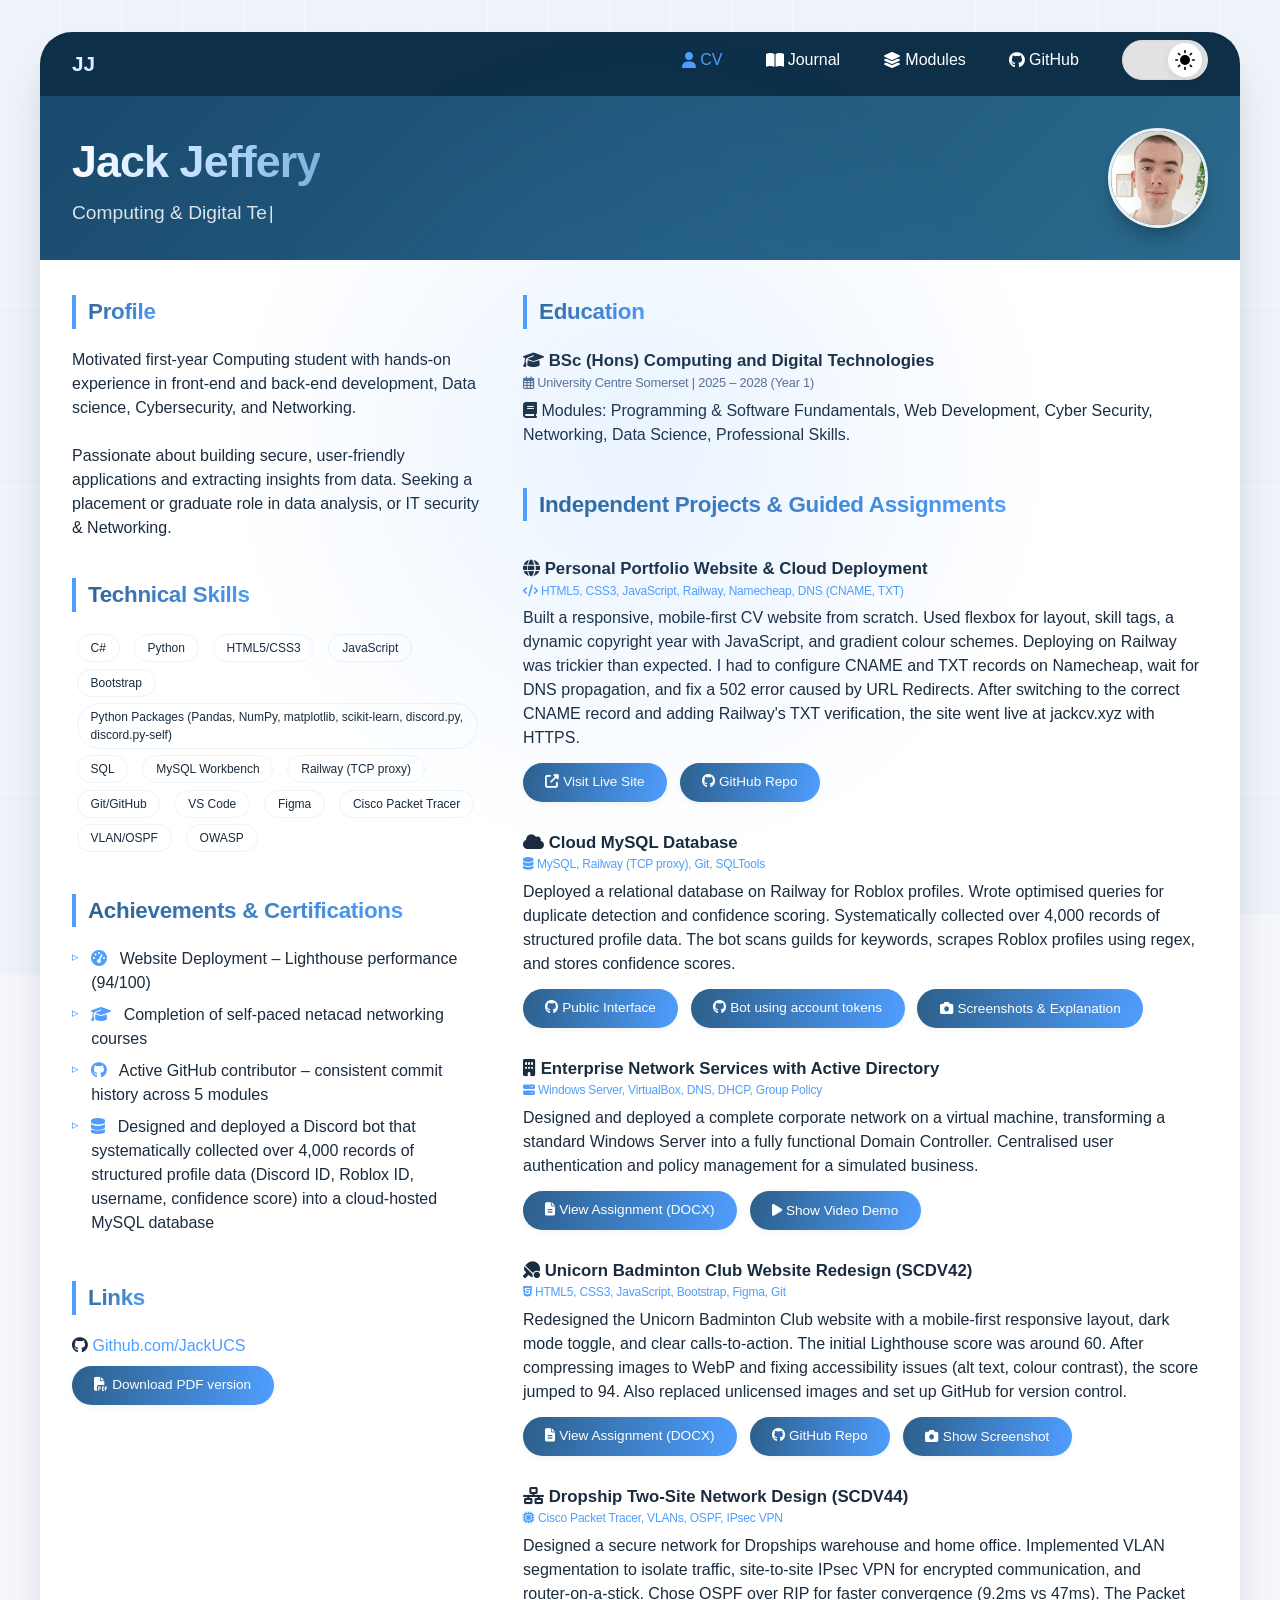
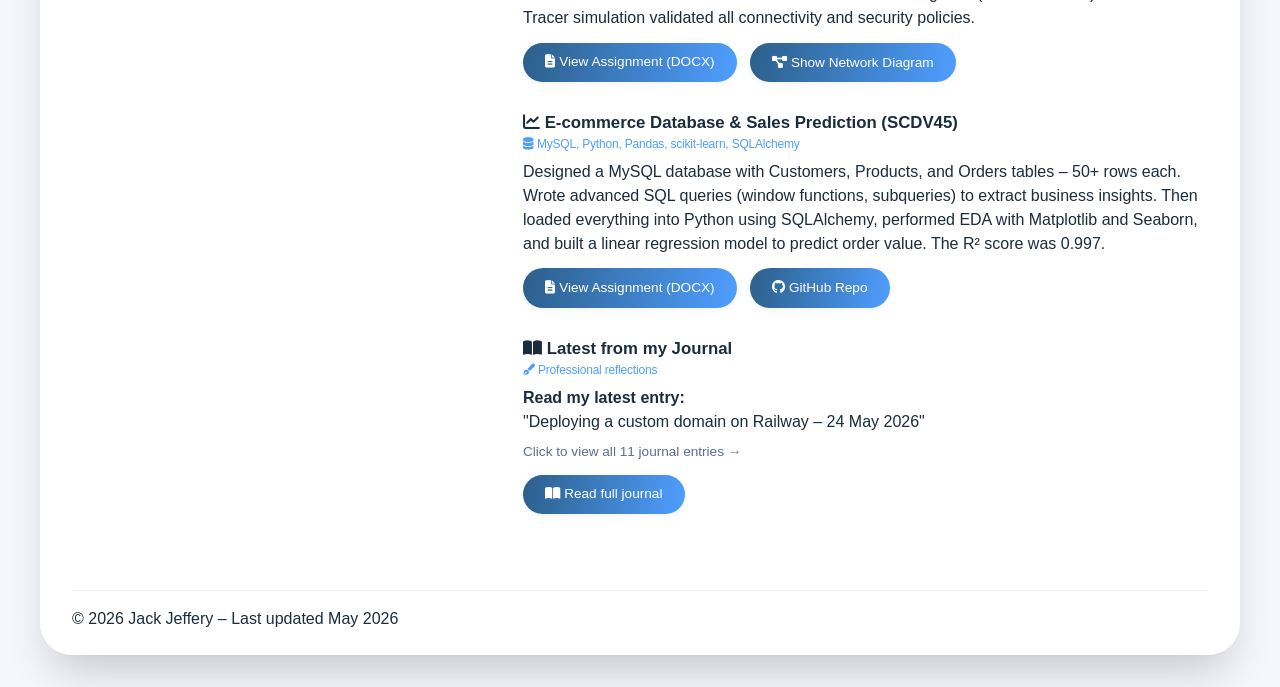
<file: index.html>
<!DOCTYPE html>
<html lang="en" data-theme="light">
<head>
  <meta charset="UTF-8">
  <meta name="viewport" content="width=device-width, initial-scale=1.0">
  <title>Jack – Digital CV</title>
  <link rel="stylesheet" href="style.css">
  <script src="script.js" defer></script>
  <link rel="icon" type="image/png" sizes="32x32" href="images/favicon-32x32.png">
  <link rel="icon" type="image/png" sizes="16x16" href="images/favicon-16x16.png">
  <link rel="apple-touch-icon" sizes="180x180" href="images/apple-touch-icon.png">
  <link rel="stylesheet" href="https://cdnjs.cloudflare.com/ajax/libs/font-awesome/6.5.1/css/all.min.css">
</head>
<body>

<!-- Cursor spotlight effect -->
<div class="cursor-spotlight" id="cursor-spotlight"></div>

<!-- Interactive Grid Background -->
<div class="grid-background" id="grid-bg"></div>

<div class="container">

  <!-- Navigation Bar -->
  <nav class="navbar">
    <div class="nav-container">
      <a href="/" class="nav-logo">JJ</a>
      <ul class="nav-menu">
        <li><a href="/" class="nav-link active"><i class="fas fa-user"></i> CV</a></li>
        <li><a href="/journal" class="nav-link"><i class="fas fa-book-open"></i> Journal</a></li>
        <li><a href="/modules" class="nav-link"><i class="fas fa-layer-group"></i> Modules</a></li>
        <li><a href="#" id="github-choice-trigger" class="nav-link"><i class="fab fa-github"></i> GitHub</a></li>
        <li>
          <button class="theme-toggle" id="theme-btn" aria-label="Toggle theme">
            <div class="toggle-thumb">
              <svg class="theme-icon" viewBox="0 0 24 24" fill="none" stroke="currentColor" stroke-width="2" stroke-linecap="round" stroke-linejoin="round">
                <g class="sun-beams">
                  <line x1="12" y1="1" x2="12" y2="3"></line>
                  <line x1="12" y1="21" x2="12" y2="23"></line>
                  <line x1="4.22" y1="4.22" x2="5.64" y2="5.64"></line>
                  <line x1="18.36" y1="18.36" x2="19.78" y2="19.78"></line>
                  <line x1="1" y1="12" x2="3" y2="12"></line>
                  <line x1="21" y1="12" x2="23" y2="12"></line>
                  <line x1="4.22" y1="19.78" x2="5.64" y2="18.36"></line>
                  <line x1="18.36" y1="5.64" x2="19.78" y2="4.22"></line>
                </g>
                <mask id="moon-mask">
                  <rect x="0" y="0" width="100%" height="100%" fill="white" />
                  <circle class="mask-cutout" cx="24" cy="4" r="7" fill="black" />
                </mask>
                <circle class="theme-icon-center" cx="12" cy="12" r="7" fill="currentColor" mask="url(#moon-mask)"></circle>
              </svg>
            </div>
          </button>
        </li>
      </ul>
      <div class="nav-toggle"><i class="fas fa-bars"></i></div>
    </div>
  </nav>

  <div class="cv-header">
    <div class="header-flex">
      <div class="header-text">
        <h1>Jack Jeffery</h1>
        <p id="typed-subtitle">Computing & Digital Technologies Student</p>
      </div>
      <img src="images/head.jpg" alt="Jack Jeffery" class="headshot">
    </div>
  </div>

  <div class="cv-main">
    <div class="two-col">
      <!-- LEFT COLUMN -->
      <div class="left-col">
        <div class="section">
          <div class="section-title">Profile</div>
          <p>Motivated first-year Computing student with hands‑on experience in front-end and back-end development, Data science, Cybersecurity, and Networking. <br> <br> Passionate about building secure, user‑friendly applications and extracting insights from data. Seeking a placement or graduate role in data analysis, or IT security & Networking.</p>
        </div>
        <div class="section">
          <div class="section-title">Technical Skills</div>
          <div>
            <a href="https://docs.microsoft.com/en-us/dotnet/csharp/" target="_blank" class="skill-link">C#</a>
            <a href="https://www.python.org/" target="_blank" class="skill-link">Python</a>
            <a href="https://developer.mozilla.org/en-US/docs/Web/HTML" target="_blank" class="skill-link">HTML5/CSS3</a>
            <a href="https://developer.mozilla.org/en-US/docs/Web/JavaScript" target="_blank" class="skill-link">JavaScript</a>
            <a href="https://getbootstrap.com/" target="_blank" class="skill-link">Bootstrap</a>
            <span class="skill-tag">Python Packages (Pandas, NumPy, matplotlib, scikit‑learn, discord.py, discord.py-self)</span>
            <a href="https://www.w3schools.com/sql/" target="_blank" class="skill-link">SQL</a>
            <a href="https://www.mysql.com/products/workbench/" target="_blank" class="skill-link">MySQL Workbench</a>
            <a href="https://docs.railway.app/" target="_blank" class="skill-link">Railway (TCP proxy)</a>
            <a href="https://git-scm.com/" target="_blank" class="skill-link">Git/GitHub</a>
            <a href="https://code.visualstudio.com/" target="_blank" class="skill-link">VS Code</a>
            <a href="https://www.figma.com/" target="_blank" class="skill-link">Figma</a>
            <a href="https://www.netacad.com/courses/packet-tracer" target="_blank" class="skill-link">Cisco Packet Tracer</a>
            <a href="https://www.cisco.com/c/en/us/solutions/enterprise-networks/what-is-vlan.html" target="_blank" class="skill-link">VLAN/OSPF</a>
            <a href="https://owasp.org/" target="_blank" class="skill-link">OWASP</a>
          </div>
        </div>
        <div class="section">
          <div class="section-title">Achievements & Certifications</div>
          <ul>
            <li><i class="fas fa-tachometer-alt" style="margin-right: 8px; color: #4f9eff;"></i> Website Deployment – Lighthouse performance (94/100)</li>
            <li><i class="fas fa-graduation-cap" style="margin-right: 8px; color: #4f9eff;"></i> Completion of self-paced netacad networking courses</li>
            <li><i class="fab fa-github" style="margin-right: 8px; color: #4f9eff;"></i> Active GitHub contributor – consistent commit history across 5 modules</li>
            <li><i class="fas fa-database" style="margin-right: 8px; color: #4f9eff;"></i> Designed and deployed a Discord bot that systematically collected over 4,000 records of structured profile data (Discord ID, Roblox ID, username, confidence score) into a cloud‑hosted MySQL database</li>
          </ul>
        </div>
        <div class="section">
          <div class="section-title">Links</div>
          <p><i class="fab fa-github"></i> <a href="#" id="github-choice-trigger" class="custom-link">Github.com/JackUCS</a></p>
          <div class="pdf-button-wrapper">
            <a href="Digital CV/JackJefferyCV.pdf" class="btn-download" download><i class="fas fa-file-pdf"></i> Download PDF version</a>
          </div>
        </div>
      </div> <!-- end left-col -->

      <!-- RIGHT COLUMN -->
      <div class="right-col">
        <div class="section">
          <div class="section-title">Education</div>
          <div class="education-item">
            <div class="job-title"><i class="fas fa-graduation-cap"></i> BSc (Hons) Computing and Digital Technologies</div>
            <div class="date"><i class="far fa-calendar-alt"></i> University Centre Somerset | 2025 – 2028 (Year 1)</div>
            <div><i class="fas fa-book"></i> Modules: Programming & Software Fundamentals, Web Development, Cyber Security, Networking, Data Science, Professional Skills.</div>
          </div>
        </div>

        <div class="section">
          <div class="section-title">Independent Projects & Guided Assignments</div>

          <!-- 1. Personal Portfolio Website & Cloud Deployment -->
          <div class="project-item">
            <div class="project-title"><i class="fas fa-globe"></i> Personal Portfolio Website & Cloud Deployment</div>
            <div class="tech-stack"><i class="fas fa-code"></i> HTML5, CSS3, JavaScript, Railway, Namecheap, DNS (CNAME, TXT)</div>
            <div>Built a responsive, mobile‑first CV website from scratch. Used flexbox for layout, skill tags, a dynamic copyright year with JavaScript, and gradient colour schemes. Deploying on Railway was trickier than expected. I had to configure CNAME and TXT records on Namecheap, wait for DNS propagation, and fix a 502 error caused by URL Redirects. After switching to the correct CNAME record and adding Railway's TXT verification, the site went live at jackcv.xyz with HTTPS.</div>
            <div class="button-group">
              <a href="https://jackcv.xyz" class="btn-view" target="_blank"><i class="fas fa-external-link-alt"></i> Visit Live Site</a>
              <a href="https://github.com/JackUCS/Digital-CV" class="btn-view" target="_blank"><i class="fab fa-github"></i> GitHub Repo</a>
            </div>
          </div>

          <!-- 2. Cloud MySQL Database -->
          <div class="project-item">
            <div class="project-title"><i class="fas fa-cloud"></i> Cloud MySQL Database</div>
            <div class="tech-stack"><i class="fas fa-database"></i> MySQL, Railway (TCP proxy), Git, SQLTools</div>
            <div>Deployed a relational database on Railway for Roblox profiles. Wrote optimised queries for duplicate detection and confidence scoring. Systematically collected over 4,000 records of structured profile data. The bot scans guilds for keywords, scrapes Roblox profiles using regex, and stores confidence scores.</div>
            <div class="button-group">
              <a href="https://github.com/JackUCS/PublicInterface" class="btn-view" target="_blank"><i class="fab fa-github"></i> Public Interface</a>
              <a href="https://github.com/JackUCS/Roblox-Monitoring-Final" class="btn-view" target="_blank"><i class="fab fa-github"></i> Bot using account tokens</a>
              <button class="btn-view toggle-screenshot-btn" data-target="screenshot-cloudsql"><i class="fas fa-camera"></i> Screenshots & Explanation</button>
            </div>
            <div id="screenshot-cloudsql" class="screenshot-container" style="display: none; margin-top: 1rem;">
              <img src="images/SQLScreenshot.png" alt="Database schema" style="max-width: 100%; border-radius: 12px; box-shadow: 0 4px 12px rgba(0,0,0,0.1); margin-bottom: 1rem;">
              <p style="font-size: 0.75rem; color: #5b6e8c; margin-bottom: 0.5rem;">Screenshot of database records</p>
              <img src="images/Result.png" alt="Query results example" style="max-width: 100%; border-radius: 12px; box-shadow: 0 4px 12px rgba(0,0,0,0.1);">
            </div>
          </div>

          <!-- 3. Active Directory -->
          <div class="project-item">
            <div class="project-title"><i class="fas fa-building"></i> Enterprise Network Services with Active Directory</div>
            <div class="tech-stack"><i class="fas fa-server"></i> Windows Server, VirtualBox, DNS, DHCP, Group Policy</div>
            <div>Designed and deployed a complete corporate network on a virtual machine, transforming a standard Windows Server into a fully functional Domain Controller. Centralised user authentication and policy management for a simulated business.</div>
            <div class="button-group">
              <a href="assignments/SCDV44_CW2_JEF25003751_Jack_Jeffery_Networking 1.docx" class="btn-view" target="_blank"><i class="fas fa-file-alt"></i> View Assignment (DOCX)</a>
              <button class="btn-view toggle-screenshot-btn" data-target="screenshot-activedirectory"><i class="fas fa-play"></i> Show Video Demo</button>
            </div>
            <div id="screenshot-activedirectory" class="screenshot-container" style="display: none; margin-top: 1rem;">
              <div class="video-container">
                <iframe class="responsive-iframe" src="https://www.youtube-nocookie.com/embed/aEGvHdF7f94" title="Active Directory Domain Controller Demo" frameborder="0" allow="accelerometer; autoplay; clipboard-write; encrypted-media; gyroscope; picture-in-picture; web-share" referrerpolicy="strict-origin-when-cross-origin" allowfullscreen></iframe>
              </div>
            </div>
          </div>

          <!-- 4. Unicorn Badminton Club (SCDV42) -->
          <div class="project-item">
            <div class="project-title"><i class="fas fa-table-tennis"></i> Unicorn Badminton Club Website Redesign (SCDV42)</div>
            <div class="tech-stack"><i class="fab fa-html5"></i> HTML5, CSS3, JavaScript, Bootstrap, Figma, Git</div>
            <div>Redesigned the Unicorn Badminton Club website with a mobile‑first responsive layout, dark mode toggle, and clear calls‑to‑action. The initial Lighthouse score was around 60. After compressing images to WebP and fixing accessibility issues (alt text, colour contrast), the score jumped to 94. Also replaced unlicensed images and set up GitHub for version control.</div>
            <div class="button-group">
              <a href="assignments/SCDV42_CW2_JEF25003751_Jack_Jeffery_Web 1.docx" class="btn-view" target="_blank"><i class="fas fa-file-alt"></i> View Assignment (DOCX)</a>
              <a href="https://github.com/JackUCS/UBC-Assignment" class="btn-view" target="_blank"><i class="fab fa-github"></i> GitHub Repo</a>
              <button class="btn-view toggle-screenshot-btn" data-target="screenshot-ubc"><i class="fas fa-camera"></i> Show Screenshot</button>
            </div>
            <div id="screenshot-ubc" class="screenshot-container" style="display: none; margin-top: 1rem;">
              <img src="images/Desktop showcase.png" alt="UBC website desktop view" style="max-width: 100%; border-radius: 12px; box-shadow: 0 4px 12px rgba(0,0,0,0.1); margin-bottom: 1rem;">
              <img src="images/MOBILE SHOWCASE.png" alt="UBC website mobile view" style="max-width: 100%; border-radius: 12px; box-shadow: 0 4px 12px rgba(0,0,0,0.1);">
            </div>
          </div>

          <!-- 5. Dropship Network Design (SCDV44) -->
          <div class="project-item">
            <div class="project-title"><i class="fas fa-network-wired"></i> Dropship Two‑Site Network Design (SCDV44)</div>
            <div class="tech-stack"><i class="fas fa-microchip"></i> Cisco Packet Tracer, VLANs, OSPF, IPsec VPN</div>
            <div>Designed a secure network for Dropships warehouse and home office. Implemented VLAN segmentation to isolate traffic, site‑to‑site IPsec VPN for encrypted communication, and router‑on‑a‑stick. Chose OSPF over RIP for faster convergence (9.2ms vs 47ms). The Packet Tracer simulation validated all connectivity and security policies.</div>
            <div class="button-group">
              <a href="assignments/SCDV44_CW2_JEF25003751_Jack_Jeffery_Networking 1.docx" class="btn-view" target="_blank"><i class="fas fa-file-alt"></i> View Assignment (DOCX)</a>
              <button class="btn-view toggle-screenshot-btn" data-target="screenshot-dropship"><i class="fas fa-diagram-project"></i> Show Network Diagram</button>
            </div>
            <div id="screenshot-dropship" class="screenshot-container" style="display: none; margin-top: 1rem;">
              <img src="images/network diagram.png" alt="Dropship network topology" style="max-width: 100%; border-radius: 12px; box-shadow: 0 4px 12px rgba(0,0,0,0.1);">
            </div>
          </div>

          <!-- 6. E‑commerce Database (SCDV45) -->
          <div class="project-item">
            <div class="project-title"><i class="fas fa-chart-line"></i> E‑commerce Database & Sales Prediction (SCDV45)</div>
            <div class="tech-stack"><i class="fas fa-database"></i> MySQL, Python, Pandas, scikit‑learn, SQLAlchemy</div>
            <div>Designed a MySQL database with Customers, Products, and Orders tables – 50+ rows each. Wrote advanced SQL queries (window functions, subqueries) to extract business insights. Then loaded everything into Python using SQLAlchemy, performed EDA with Matplotlib and Seaborn, and built a linear regression model to predict order value. The R² score was 0.997.</div>
            <div class="button-group">
              <a href="assignments/SCDV45_CW2_JEF25003751_DataScience.docx" class="btn-view" target="_blank"><i class="fas fa-file-alt"></i> View Assignment (DOCX)</a>
              <a href="https://github.com/JackUCS/SCDV45_CW2" class="btn-view" target="_blank"><i class="fab fa-github"></i> GitHub Repo</a>
            </div>
          </div>

          <!-- Journal Teaser -->
          <div class="project-item journal-teaser">
            <div class="project-title"><i class="fas fa-book-open"></i> Latest from my Journal</div>
            <div class="tech-stack"><i class="fas fa-pen-fancy"></i> Professional reflections</div>
            <div>
              <p><strong>Read my latest entry:</strong><br> "Deploying a custom domain on Railway – 24 May 2026"</p>
              <p style="font-size: 0.85rem; margin-top: 0.5rem; color: var(--text-secondary);">Click to view all 11 journal entries →</p>
            </div>
            <div class="button-group">
              <a href="/journal" class="btn-view"><i class="fas fa-book-open"></i> Read full journal</a>
            </div>
          </div>

        </div> <!-- end section -->
      </div> <!-- end right-col -->
    </div> <!-- end two-col -->

    <hr>
    <p class="copyright">© <span id="current-year"></span> Jack Jeffery – Last updated May 2026</p>
  </div> <!-- end cv-main -->
</div> <!-- end container -->

<!-- Modals -->
<div id="project-modal" class="modal-overlay"><div class="modal-container"><div class="modal-content"></div></div></div>
<div id="scratch-card-wrapper" class="modal-overlay" style="display: none;"><div class="scratch-modal-container"><div class="scratch-instruction"><i class="fas fa-hand-peace"></i> Scratch the card to reveal my GitHub profile <i class="fas fa-mouse-pointer"></i></div><div class="scratch-card-container"><div class="premium-card" id="interactive-card"><div class="card-glow"></div><img class="card-bg-image" src="images/gitscreenshot.png" alt="GitHub Profile"><div class="card-pattern"></div><div class="card-header"><span class="meta-left">JJ</span><span class="meta-right">GitHub Profile</span></div><div class="card-footer"><div class="footer-block"><div class="meta-label">MY WORK</div><div class="meta-value">github.com/JackUCS</div></div><div class="footer-block text-right"><div class="meta-label">STATUS</div><div class="meta-value">Scratch → Unlock</div></div></div><canvas id="scratch-canvas" class="scratch-surface"></canvas></div></div></div></div>
<div id="journal-preview-modal" class="modal-overlay"><div class="modal-container"><div class="modal-content"><h3><i class="fas fa-book-open"></i> Professional Journal</h3><p>Here's a preview of my latest entry:</p><hr><div class="journal-preview"><p><strong>24 May 2026 – Deploying a custom domain on Railway</strong></p><p>Getting <code>jackcv.xyz</code> live was harder than expected...</p></div><div class="button-group" style="margin-top: 1rem;"><a href="/journal" class="btn-view">Read full journal →</a></div></div></div></div>

<!-- Audio elements -->
<audio id="scratch-sound" preload="auto" style="display: none;"><source src="images/sounds/Scratch.mp3" type="audio/mpeg"></audio>
<audio id="reward-sound" preload="auto" style="display: none;"><source src="images/sounds/rewardBig.mp3" type="audio/mpeg"></audio>

</body>
</html>
</file>
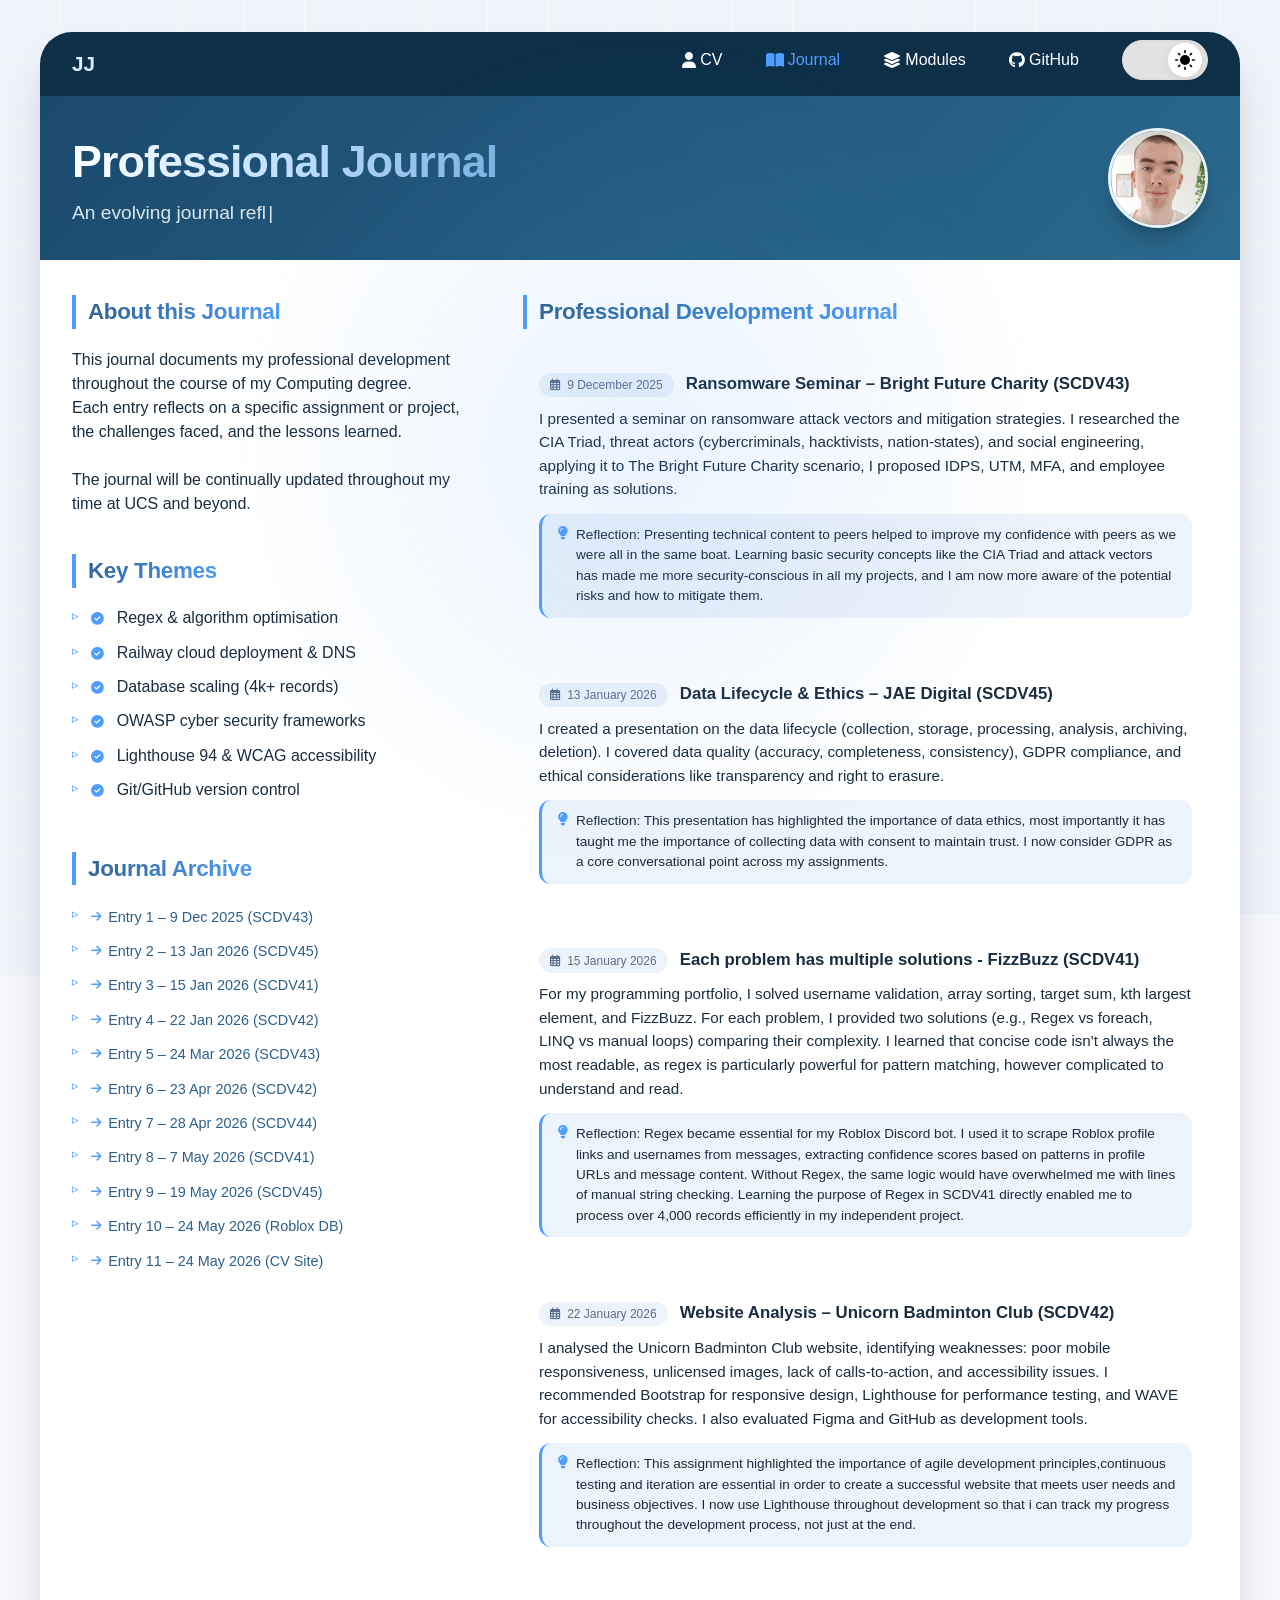
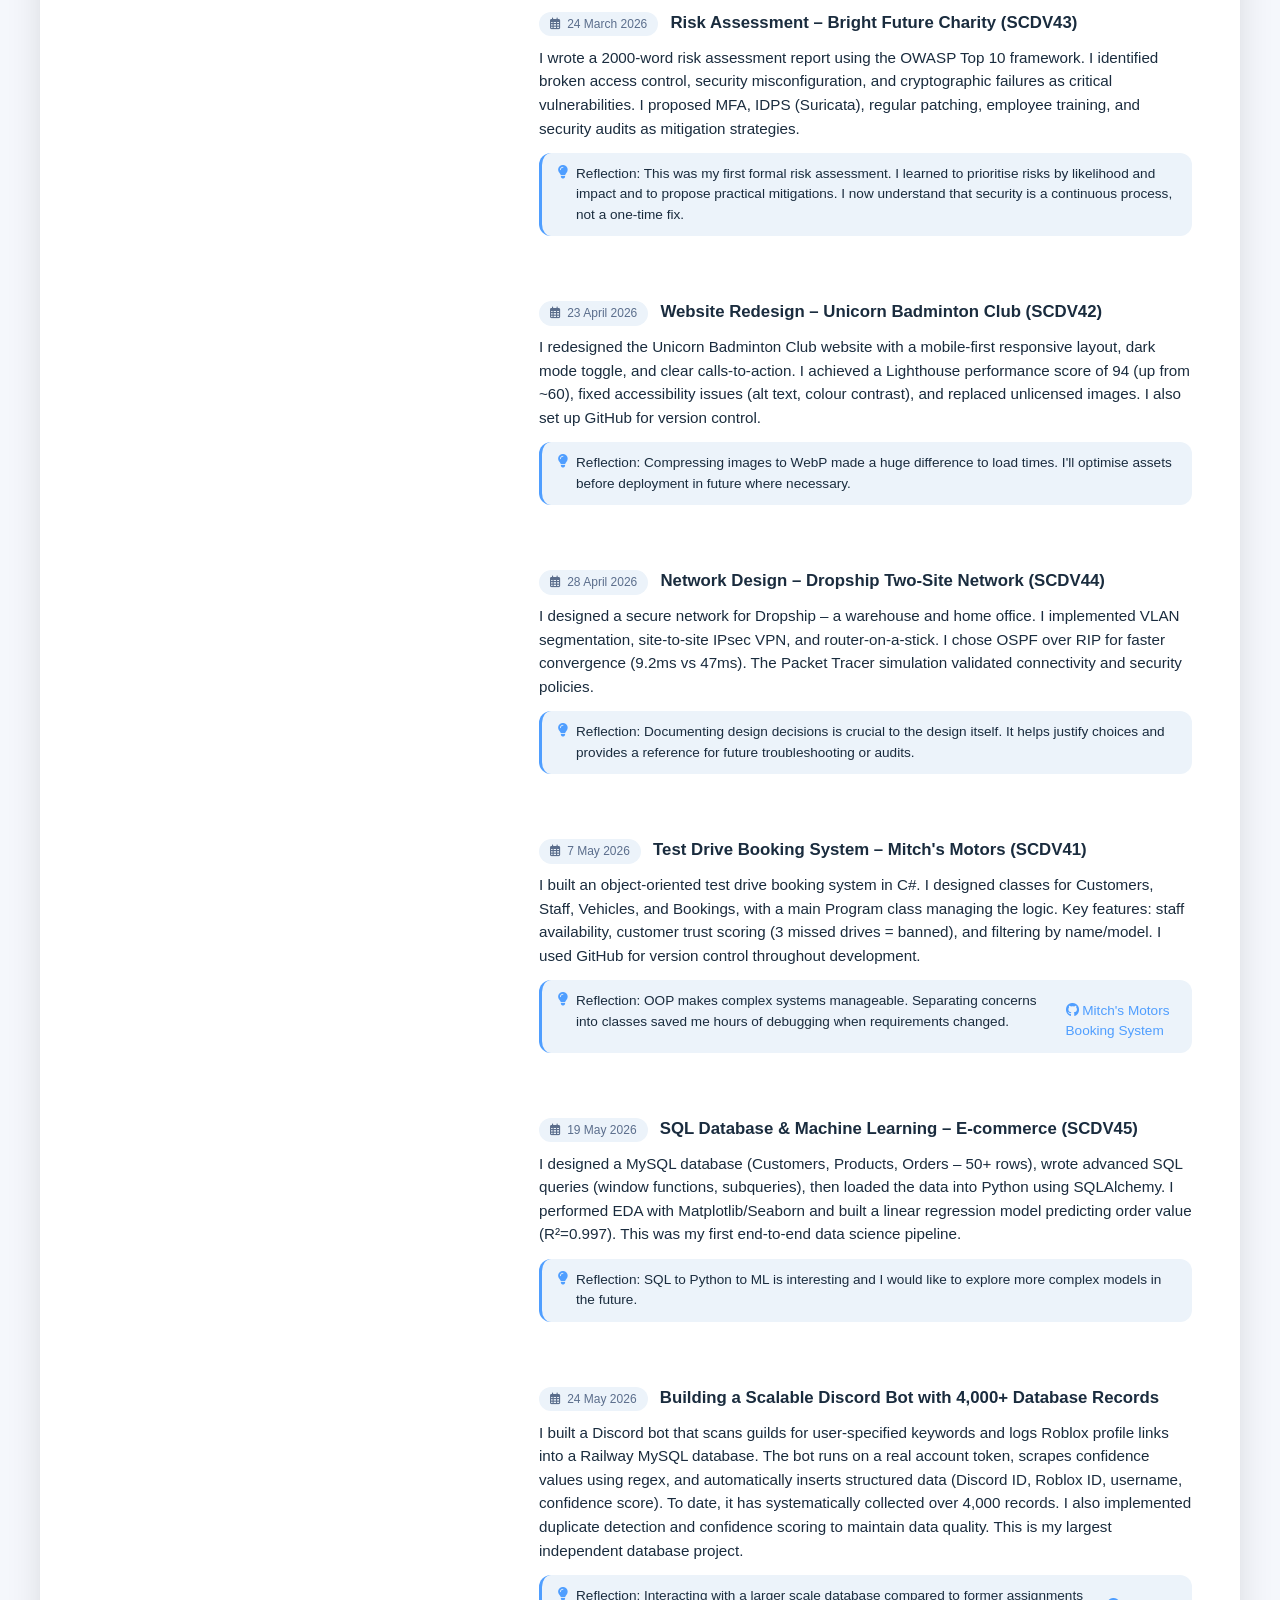
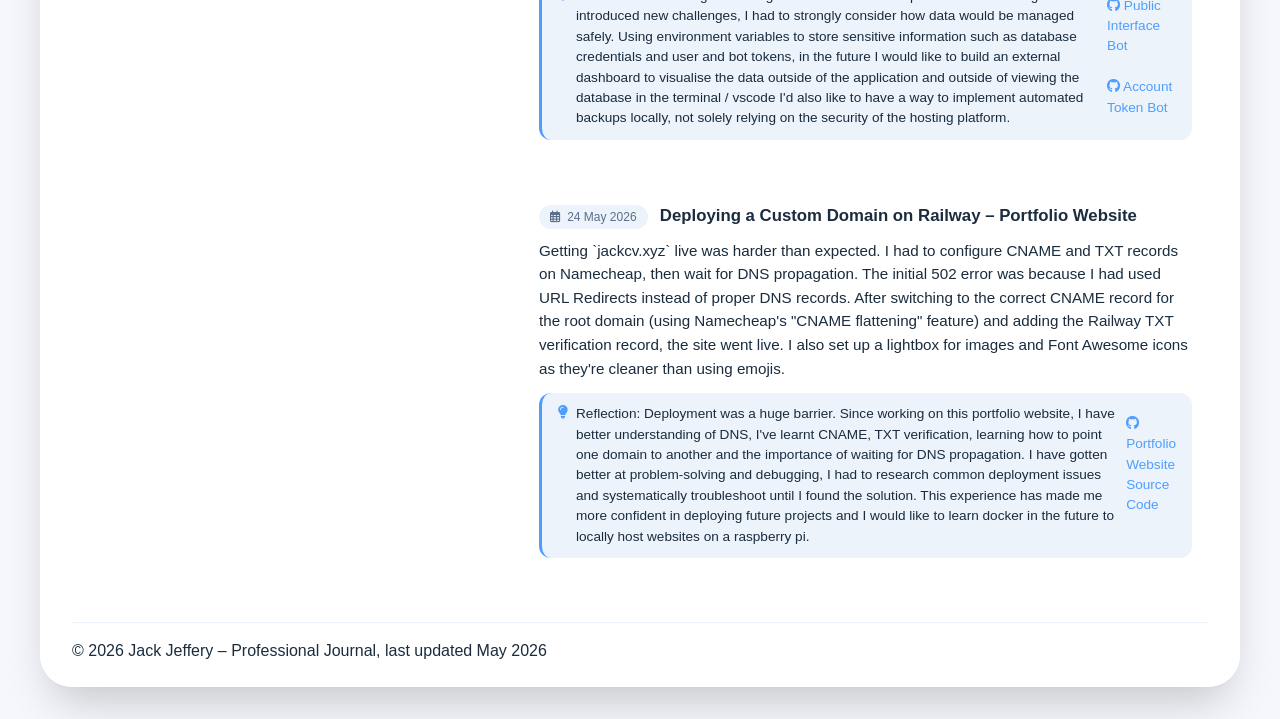
<file: journal.html>
<!DOCTYPE html>
<html lang="en" data-theme="light">
<head>
  <meta charset="UTF-8">
  <meta name="viewport" content="width=device-width, initial-scale=1.0">
  <title>Jack – Professional Journal</title>
  <link rel="stylesheet" href="style.css">
  <link rel="stylesheet" href="journal.css">
  <script src="script.js" defer></script>
  <link rel="icon" type="image/png" sizes="32x32" href="images/favicon-32x32.png">
  <link rel="icon" type="image/png" sizes="16x16" href="images/favicon-16x16.png">
  <link rel="apple-touch-icon" sizes="180x180" href="images/apple-touch-icon.png">
  <link rel="stylesheet" href="https://cdnjs.cloudflare.com/ajax/libs/font-awesome/6.5.1/css/all.min.css">
</head>
<body>

<div class="cursor-spotlight" id="cursor-spotlight"></div>
<!-- Interactive Grid Background -->
<div class="grid-background" id="grid-bg"></div>

<div class="container">

  <!-- Navigation Bar with Theme Toggle -->
  <nav class="navbar">
  <div class="nav-container">
    <a href="/" class="nav-logo">JJ</a>
    <ul class="nav-menu">
      <li><a href="/" class="nav-link"><i class="fas fa-user"></i> CV</a></li>
      <li><a href="/journal" class="nav-link active"><i class="fas fa-book-open"></i> Journal</a></li>
      <li><a href="/modules" class="nav-link"><i class="fas fa-layer-group"></i> Modules</a></li>
      <li><a href="#" id="github-choice-trigger" class="nav-link"><i class="fab fa-github"></i> GitHub</a></li>
      <li>
        <button class="theme-toggle" id="theme-btn" aria-label="Toggle theme">
          <div class="toggle-thumb">
            <svg class="theme-icon" viewBox="0 0 24 24" fill="none" stroke="currentColor" stroke-width="2" stroke-linecap="round" stroke-linejoin="round">
              <g class="sun-beams">
                <line x1="12" y1="1" x2="12" y2="3"></line>
                <line x1="12" y1="21" x2="12" y2="23"></line>
                <line x1="4.22" y1="4.22" x2="5.64" y2="5.64"></line>
                <line x1="18.36" y1="18.36" x2="19.78" y2="19.78"></line>
                <line x1="1" y1="12" x2="3" y2="12"></line>
                <line x1="21" y1="12" x2="23" y2="12"></line>
                <line x1="4.22" y1="19.78" x2="5.64" y2="18.36"></line>
                <line x1="18.36" y1="5.64" x2="19.78" y2="4.22"></line>
              </g>
              <mask id="moon-mask">
                <rect x="0" y="0" width="100%" height="100%" fill="white" />
                <circle class="mask-cutout" cx="24" cy="4" r="7" fill="black" />
              </mask>
              <circle class="theme-icon-center" cx="12" cy="12" r="7" fill="currentColor" mask="url(#moon-mask)"></circle>
            </svg>
          </div>
        </button>
      </li>
    </ul>
    <div class="nav-toggle">
      <i class="fas fa-bars"></i>
    </div>
  </div>
</nav>

  <div class="cv-header">
    <div class="header-flex">
      <div class="header-text">
        <h1>Professional Journal</h1>
        <p id="typed-subtitle">An evolving journal reflecting on my time at UCS and my time pursuing a career in computing.</p>
      </div>
      <img src="images/head.jpg" alt="Jack Jeffery" class="headshot">
    </div>
  </div>

  <div class="cv-main">
    <div class="two-col">
      <!-- LEFT COLUMN -->
      <div class="left-col">
        <div class="section">
          <div class="section-title">About this Journal</div>
          <p>This journal documents my professional development throughout the course of my Computing degree. <br> Each entry reflects on a specific assignment or project, the challenges faced, and the lessons learned. <br> <br> The journal will be continually updated throughout my time at UCS and beyond.</p>
        </div>
        <div class="section">
          <div class="section-title">Key Themes</div>
          <ul>
            <li><i class="fas fa-check-circle"></i> Regex & algorithm optimisation</li>
            <li><i class="fas fa-check-circle"></i> Railway cloud deployment & DNS</li>
            <li><i class="fas fa-check-circle"></i> Database scaling (4k+ records)</li>
            <li><i class="fas fa-check-circle"></i> OWASP cyber security frameworks</li>
            <li><i class="fas fa-check-circle"></i> Lighthouse 94 & WCAG accessibility</li>
            <li><i class="fas fa-check-circle"></i> Git/GitHub version control</li>
          </ul>
        </div>
        <div class="section">
          <div class="section-title">Journal Archive</div>
          <ul>
            <li><a href="#entry1" class="archive-link"><i class="fas fa-arrow-right"></i> Entry 1 – 9 Dec 2025 (SCDV43)</a></li>
            <li><a href="#entry2" class="archive-link"><i class="fas fa-arrow-right"></i> Entry 2 – 13 Jan 2026 (SCDV45)</a></li>
            <li><a href="#entry3" class="archive-link"><i class="fas fa-arrow-right"></i> Entry 3 – 15 Jan 2026 (SCDV41)</a></li>
            <li><a href="#entry4" class="archive-link"><i class="fas fa-arrow-right"></i> Entry 4 – 22 Jan 2026 (SCDV42)</a></li>
            <li><a href="#entry5" class="archive-link"><i class="fas fa-arrow-right"></i> Entry 5 – 24 Mar 2026 (SCDV43)</a></li>
            <li><a href="#entry6" class="archive-link"><i class="fas fa-arrow-right"></i> Entry 6 – 23 Apr 2026 (SCDV42)</a></li>
            <li><a href="#entry7" class="archive-link"><i class="fas fa-arrow-right"></i> Entry 7 – 28 Apr 2026 (SCDV44)</a></li>
            <li><a href="#entry8" class="archive-link"><i class="fas fa-arrow-right"></i> Entry 8 – 7 May 2026 (SCDV41)</a></li>
            <li><a href="#entry9" class="archive-link"><i class="fas fa-arrow-right"></i> Entry 9 – 19 May 2026 (SCDV45)</a></li>
            <li><a href="#entry10" class="archive-link"><i class="fas fa-arrow-right"></i> Entry 10 – 24 May 2026 (Roblox DB)</a></li>
            <li><a href="#entry11" class="archive-link"><i class="fas fa-arrow-right"></i> Entry 11 – 24 May 2026 (CV Site)</a></li>
          </ul>
        </div>
      </div>

      <!-- RIGHT COLUMN – Journal entries -->
      <div class="right-col">
        <div class="section">
          <div class="section-title">Professional Development Journal</div>

          <div class="journal-entries">

            <!-- Entry 1 -->
            <div id="entry1" class="journal-entry">
              <div class="entry-header">
                <span class="entry-date"><i class="far fa-calendar-alt"></i> 9 December 2025</span>
                <span class="entry-title">Ransomware Seminar – Bright Future Charity (SCDV43)</span>
              </div>
              <div class="entry-content">
                I presented a seminar on ransomware attack vectors and mitigation strategies. I researched the CIA Triad, threat actors (cybercriminals, hacktivists, nation-states), and social engineering, applying it to The Bright Future Charity scenario, I proposed IDPS, UTM, MFA, and employee training as solutions.
              </div>
              <div class="entry-reflection">
                <i class="fas fa-lightbulb"></i> Reflection: Presenting technical content to peers helped to improve my confidence with peers as we were all in the same boat. Learning basic security concepts like the CIA Triad and attack vectors has made me more security-conscious in all my projects, and I am now more aware of the potential risks and how to mitigate them.
              </div>
            </div>

            <!-- Entry 2 -->
            <div id="entry2" class="journal-entry">
              <div class="entry-header">
                <span class="entry-date"><i class="far fa-calendar-alt"></i> 13 January 2026</span>
                <span class="entry-title">Data Lifecycle & Ethics – JAE Digital (SCDV45)</span>
              </div>
              <div class="entry-content">
                I created a presentation on the data lifecycle (collection, storage, processing, analysis, archiving, deletion). I covered data quality (accuracy, completeness, consistency), GDPR compliance, and ethical considerations like transparency and right to erasure.
              </div>
              <div class="entry-reflection">
                <i class="fas fa-lightbulb"></i> Reflection: This presentation has highlighted the importance of data ethics, most importantly it has taught me the importance of collecting data with consent to maintain trust. I now consider GDPR as a core conversational point across my assignments.
              </div>
            </div>

            <!-- Entry 3 -->
            <div id="entry3" class="journal-entry">
              <div class="entry-header">
                <span class="entry-date"><i class="far fa-calendar-alt"></i> 15 January 2026</span>
                <span class="entry-title">Each problem has multiple solutions - FizzBuzz (SCDV41)</span>
              </div>
              <div class="entry-content">
                For my programming portfolio, I solved username validation, array sorting, target sum, kth largest element, and FizzBuzz. For each problem, I provided two solutions (e.g., Regex vs foreach, LINQ vs manual loops) comparing their complexity. I learned that concise code isn't always the most readable, as regex is particularly powerful for pattern matching, however complicated to understand and read.
              </div>
              <div class="entry-reflection">
                <i class="fas fa-lightbulb"></i> Reflection: Regex became essential for my Roblox Discord bot. I used it to scrape Roblox profile links and usernames from messages, extracting confidence scores based on patterns in profile URLs and message content. Without Regex, the same logic would have overwhelmed me with lines of manual string checking. Learning the purpose of Regex in SCDV41 directly enabled me to process over 4,000 records efficiently in my independent project.
              </div>
            </div>

            <!-- Entry 4 -->
            <div id="entry4" class="journal-entry">
              <div class="entry-header">
                <span class="entry-date"><i class="far fa-calendar-alt"></i> 22 January 2026</span>
                <span class="entry-title">Website Analysis – Unicorn Badminton Club (SCDV42)</span>
              </div>
              <div class="entry-content">
                I analysed the Unicorn Badminton Club website, identifying weaknesses: poor mobile responsiveness, unlicensed images, lack of calls-to-action, and accessibility issues. I recommended Bootstrap for responsive design, Lighthouse for performance testing, and WAVE for accessibility checks. I also evaluated Figma and GitHub as development tools.
              </div>
              <div class="entry-reflection">
                <i class="fas fa-lightbulb"></i> Reflection: This assignment highlighted the importance of agile development principles,continuous testing and iteration are essential in order to create a successful website that meets user needs and business objectives. I now use Lighthouse throughout development so that i can track my progress throughout the development process, not just at the end.
              </div>
            </div>

            <!-- Entry 5 -->
            <div id="entry5" class="journal-entry">
              <div class="entry-header">
                <span class="entry-date"><i class="far fa-calendar-alt"></i> 24 March 2026</span>
                <span class="entry-title">Risk Assessment – Bright Future Charity (SCDV43)</span>
              </div>
              <div class="entry-content">
                I wrote a 2000-word risk assessment report using the OWASP Top 10 framework. I identified broken access control, security misconfiguration, and cryptographic failures as critical vulnerabilities. I proposed MFA, IDPS (Suricata), regular patching, employee training, and security audits as mitigation strategies.
              </div>
              <div class="entry-reflection">
                <i class="fas fa-lightbulb"></i> Reflection: This was my first formal risk assessment. I learned to prioritise risks by likelihood and impact and to propose practical mitigations. I now understand that security is a continuous process, not a one-time fix.
              </div>
            </div>

            <!-- Entry 6 -->
            <div id="entry6" class="journal-entry">
              <div class="entry-header">
                <span class="entry-date"><i class="far fa-calendar-alt"></i> 23 April 2026</span>
                <span class="entry-title">Website Redesign – Unicorn Badminton Club (SCDV42)</span>
              </div>
              <div class="entry-content">
                I redesigned the Unicorn Badminton Club website with a mobile-first responsive layout, dark mode toggle, and clear calls-to-action. I achieved a Lighthouse performance score of 94 (up from ~60), fixed accessibility issues (alt text, colour contrast), and replaced unlicensed images. I also set up GitHub for version control.
              </div>
              <div class="entry-reflection">
                <i class="fas fa-lightbulb"></i> Reflection: Compressing images to WebP made a huge difference to load times. I'll optimise assets before deployment in future where necessary.
              </div>
            </div>

            <!-- Entry 7 -->
            <div id="entry7" class="journal-entry">
              <div class="entry-header">
                <span class="entry-date"><i class="far fa-calendar-alt"></i> 28 April 2026</span>
                <span class="entry-title">Network Design – Dropship Two-Site Network (SCDV44)</span>
              </div>
              <div class="entry-content">
                I designed a secure network for Dropship – a warehouse and home office. I implemented VLAN segmentation, site-to-site IPsec VPN, and router-on-a-stick. I chose OSPF over RIP for faster convergence (9.2ms vs 47ms). The Packet Tracer simulation validated connectivity and security policies.
              </div>
              <div class="entry-reflection">
                <i class="fas fa-lightbulb"></i> Reflection: Documenting design decisions is crucial to the design itself. It helps justify choices and provides a reference for future troubleshooting or audits.
              </div>
            </div>

            <!-- Entry 8 -->
            <div id="entry8" class="journal-entry">
              <div class="entry-header">
                <span class="entry-date"><i class="far fa-calendar-alt"></i> 7 May 2026</span>
                <span class="entry-title">Test Drive Booking System – Mitch's Motors (SCDV41)</span>
              </div>
              <div class="entry-content">
                I built an object-oriented test drive booking system in C#. I designed classes for Customers, Staff, Vehicles, and Bookings, with a main Program class managing the logic. Key features: staff availability, customer trust scoring (3 missed drives = banned), and filtering by name/model. I used GitHub for version control throughout development.
              </div>
              <div class="entry-reflection">
                <i class="fas fa-lightbulb"></i> Reflection: OOP makes complex systems manageable. Separating concerns into classes saved me hours of debugging when requirements changed.
                <div style="margin-top: 0.6rem;">
                  <a href="https://github.com/JackUCS/MitchMotors" target="_blank" style="color: #4f9eff; text-decoration: none;">
                    <i class="fab fa-github"></i> Mitch's Motors Booking System
                  </a>
                </div>
              </div>
            </div>

            <!-- Entry 9 -->
            <div id="entry9" class="journal-entry">
              <div class="entry-header">
                <span class="entry-date"><i class="far fa-calendar-alt"></i> 19 May 2026</span>
                <span class="entry-title">SQL Database & Machine Learning – E-commerce (SCDV45)</span>
              </div>
              <div class="entry-content">
                I designed a MySQL database (Customers, Products, Orders – 50+ rows), wrote advanced SQL queries (window functions, subqueries), then loaded the data into Python using SQLAlchemy. I performed EDA with Matplotlib/Seaborn and built a linear regression model predicting order value (R²=0.997). This was my first end-to-end data science pipeline.
              </div>
              <div class="entry-reflection">
                <i class="fas fa-lightbulb"></i> Reflection: SQL to Python to ML is interesting and I would like to explore more complex models in the future. 
              </div>
            </div>

            <!-- Entry 10 -->
            <div id="entry10" class="journal-entry">
              <div class="entry-header">
                <span class="entry-date"><i class="far fa-calendar-alt"></i> 24 May 2026</span>
                <span class="entry-title">Building a Scalable Discord Bot with 4,000+ Database Records</span>
              </div>
              <div class="entry-content">
                I built a Discord bot that scans guilds for user‑specified keywords and logs Roblox profile links into a Railway MySQL database. The bot runs on a real account token, scrapes confidence values using regex, and automatically inserts structured data (Discord ID, Roblox ID, username, confidence score). To date, it has systematically collected over 4,000 records. I also implemented duplicate detection and confidence scoring to maintain data quality. This is my largest independent database project.
              </div>
              <div class="entry-reflection">
                <i class="fas fa-lightbulb"></i> Reflection: Interacting with a larger scale database compared to former assignments introduced new challenges, I had to strongly consider how data would be managed safely. Using environment variables to store sensitive information such as database credentials and user and bot tokens, in the future I would like to build an external dashboard to visualise the data outside of the application and outside of viewing the database in the terminal / vscode I'd also like to have a way to implement automated backups locally, not solely relying on the security of the hosting platform.
                <div style="margin-top: 0.6rem;">
                  <a href="https://github.com/JackUCS/PublicInterface" target="_blank" style="color: #4f9eff; text-decoration: none; margin-right: 1rem;">
                    <i class="fab fa-github"></i> Public Interface Bot
                  </a> <br> <br>
                  <a href="https://github.com/JackUCS/Roblox-Monitoring-Final" target="_blank" style="color: #4f9eff; text-decoration: none;">
                    <i class="fab fa-github"></i> Account Token Bot
                  </a>
                </div>
              </div>
            </div>

            <!-- Entry 11 -->
            <div id="entry11" class="journal-entry">
              <div class="entry-header">
                <span class="entry-date"><i class="far fa-calendar-alt"></i> 24 May 2026</span>
                <span class="entry-title">Deploying a Custom Domain on Railway – Portfolio Website</span>
              </div>
              <div class="entry-content">
                Getting `jackcv.xyz` live was harder than expected. I had to configure CNAME and TXT records on Namecheap, then wait for DNS propagation. The initial 502 error was because I had used URL Redirects instead of proper DNS records. After switching to the correct CNAME record for the root domain (using Namecheap's "CNAME flattening" feature) and adding the Railway TXT verification record, the site went live. I also set up a lightbox for images and Font Awesome icons as they're cleaner than using emojis.
              </div>
              <div class="entry-reflection">
                <i class="fas fa-lightbulb"></i> Reflection: Deployment was a huge barrier. Since working on this portfolio website, I have better understanding of DNS, I've learnt CNAME, TXT verification, learning how to point one domain to another and the importance of waiting for DNS propagation. I have gotten better at problem-solving and debugging, I had to research common deployment issues and systematically troubleshoot until I found the solution. This experience has made me more confident in deploying future projects and I would like to learn docker in the future to locally host websites on a raspberry pi.
                <div style="margin-top: 0.6rem;">
                  <a href="https://github.com/JackUCS/Digital-CV" target="_blank" style="color: #4f9eff; text-decoration: none;">
                    <i class="fab fa-github"></i> Portfolio Website Source Code
                  </a>
                </div>
              </div>
            </div>

          </div>
        </div>
      </div>
    </div>

    <hr>
    <p class="copyright">© <span id="current-year"></span> Jack Jeffery – Professional Journal, last updated May 2026</p>
  </div>
</div>
<!-- Scratch Card Modal Overlay -->
<div id="scratch-card-wrapper" class="modal-overlay" style="display: none;">
  <div class="scratch-modal-container">
    <div class="scratch-instruction">
      </i> Scratch the card to reveal my GitHub profile <i class="fas fa-mouse-pointer"></i>
    </div>
    <div class="scratch-card-container">
      <div class="premium-card" id="interactive-card">
        <div class="card-glow"></div>
        <img class="card-bg-image" src="images/gitscreenshot.png" alt="GitHub Profile">
        <div class="card-pattern"></div>
        
        <div class="card-header">
          <span class="meta-left">JJ</span>
          <span class="meta-right">GitHub Profile</span>
        </div>
        
        <div class="card-footer">
          <div class="footer-block">
            <div class="meta-label">MY GitHub Commits!</div>
            <div class="meta-value">github.com/JackUCS</div>
          </div>
          <div class="footer-block text-right">
            <div class="meta-label">STATUS</div>
            <div class="meta-value">Click → View my GitHub profile</div>
          </div>
        </div>
        
        <canvas id="scratch-canvas" class="scratch-surface"></canvas>
      </div>
    </div>
  </div>
</div>

<!-- Modal for journal entry detail popup -->
<div id="journal-modal" class="modal-overlay">
  <div class="modal-container">
    <div class="modal-content"></div>
  </div>
</div>

<!-- Scratch Card Modal Overlay -->
<div id="scratch-card-wrapper" class="modal-overlay" style="display: none;">
  <div class="scratch-card-container">
    <div class="premium-card" id="interactive-card">
      ... (card content)
      <canvas id="scratch-canvas" class="scratch-surface"></canvas>
    </div>
  </div>
</div>
<!-- Modal for the interactive GitHub screenshot -->
<div id="github-image-modal" class="modal-overlay">
  <div class="modal-container github-interactive-container">
    <div class="github-image-wrapper">
      <img src="images/gitscreenshot.png" alt="GitHub Profile Screenshot" class="github-interactive-img">
    </div>
  </div>
</div>
<!-- Scratch sound effect (hidden) -->
<audio id="scratch-sound" preload="auto" style="display: none;">
  <source src="images/sounds\Scratch.mp3" type="audio/mp3">
</audio>

<!-- Reward sound (plays when card is fully scratched) -->
<audio id="reward-sound" preload="auto" style="display: none;">
  <source src="images/sounds/rewardBig.mp3" type="audio/mpeg">
</audio>
</body>
</html>
</file>
<file: style.css>
/* ============================================
   INTERACTIVE GRID BACKGROUND
   ============================================ */
.grid-background {
  position: fixed;
  top: 0;
  left: 0;
  width: 100vw;
  height: 100vh;
  display: grid;
  grid-template-columns: repeat(auto-fill, minmax(60px, 1fr));
  grid-auto-rows: 60px;
  gap: 1px;
  z-index: 0;
  pointer-events: auto;
}

.grid-block {
  background-color: var(--grid-bg-start);
  width: 100%;
  height: 100%;
  transition: background-color 0.8s ease-out;
}

.grid-block:hover {
  background-color: var(--grid-bg-hover);
  transition: background-color 0s;
}

/* Theme-aware grid colours */
[data-theme="light"] {
  --grid-bg-start: #eef2f9;
  --grid-bg-hover: #c0d4f0;
}

[data-theme="dark"] {
  --grid-bg-start: #0a0a0a;
  --grid-bg-hover: #2a3a4a;
}

/* Ensure container sits above grid */
.container {
  position: relative;
  z-index: 1;
  background: var(--container-bg);
  backdrop-filter: blur(0px);
}

* {
  margin: 0;
  padding: 0;
  box-sizing: border-box;
}

/* Color System Tokens */
[data-theme="light"] {
  --bg-color: #f5f7fc;
  --container-bg: rgba(255, 255, 255, 0.96);
  --card-bg: #ffffff;
  --border-color: #ecf3fa;
  --text-primary: #1a2c3e;
  --text-secondary: #5b6e8c;
  --toggle-bg: #e2e2e2;
  --toggle-border: #dbdbdb;
  --thumb-bg: #ffffff;
  --icon-color: #000000;
  --thumb-translate: translateX(42px);
}

[data-theme="dark"] {
  --bg-color: #0a0a0a;
  --container-bg: rgba(18, 25, 35, 0.96);
  --card-bg: #1a2a3a;
  --border-color: #2a3a4a;
  --text-primary: #e0e0e0;
  --text-secondary: #a0b0c0;
  --toggle-bg: #1a1a1a;
  --toggle-border: #262626;
  --thumb-bg: #333333;
  --icon-color: #ffffff;
  --thumb-translate: translateX(0px);
}

body {
  font-family: 'Inter', -apple-system, BlinkMacSystemFont, 'Segoe UI', Roboto, Helvetica, Arial, sans-serif;
  background: var(--bg-color);
  color: var(--text-primary);
  line-height: 1.5;
  padding: 2rem 1rem;
  transition: background-color 0.5s cubic-bezier(0.16, 1, 0.3, 1);
}

.container {
  max-width: 1200px;
  margin: 0 auto;
  background: var(--container-bg);
  border-radius: 32px;
  box-shadow: 0 25px 45px -12px rgba(0,0,0,0.2), 0 2px 6px rgba(0,0,0,0.02);
  overflow: hidden;
  transition: background 0.5s cubic-bezier(0.16, 1, 0.3, 1);
}

/* Navbar styles – unchanged (stays dark) */
.navbar {
  background: #0d2f48;
  padding: 0.5rem 2rem;
  position: sticky;
  top: 0;
  z-index: 1000;
}

.nav-container {
  display: flex;
  justify-content: space-between;
  align-items: center;
  max-width: 1200px;
  margin: 0 auto;
  position: relative;
}

.nav-logo {
  color: white;
  font-size: 1.3rem;
  font-weight: 700;
  text-decoration: none;
  background: linear-gradient(135deg, #fff, #c0e0ff);
  -webkit-background-clip: text;
  background-clip: text;
  color: transparent;
}

.nav-menu {
  display: flex;
  gap: 1.5rem;
  list-style: none;
  margin: 0;
  padding: 0;
  align-items: center;
}

.nav-link {
  color: white;
  text-decoration: none;
  font-weight: 500;
  transition: color 0.2s;
  display: inline-flex;
  align-items: center;
  gap: 4px;
  font-size: 1rem;
}

.nav-link:hover {
  color: #4f9eff;
}

.nav-link.active {
  color: #4f9eff;
}

.nav-toggle {
  display: none;
  color: white;
  font-size: 1.3rem;
  cursor: pointer;
}

/* Mobile responsive – DROP DOWN from top */
@media (max-width: 700px) {
  .nav-toggle {
    display: block;
  }
  
  .navbar {
    padding: 0.5rem 1rem;
  }
  
  .nav-menu {
    position: absolute;
    top: 52px;
    left: 0;
    right: 0;
    flex-direction: column;
    background: #235877;
    width: 100%;
    max-height: 0;
    overflow: hidden;
    transition: max-height 0.3s ease-in-out;
    gap: 0;
    padding: 0;
    box-shadow: none;
  }
  
  .nav-menu.active {
    max-height: 300px;
    padding: 0.8rem 0;
    box-shadow: 0 10px 15px rgba(0,0,0,0.1);
  }
  
  .nav-menu li {
    width: 100%;
    text-align: center;
    padding: 0;
  }
  
  .nav-menu li::before {
    content: none;
  }
  
  .nav-link {
    font-size: 1rem;
    justify-content: center;
    padding: 0.6rem 0;
    width: 100%;
  }
}

/* header gradient – stays the same */
.cv-header {
  background: linear-gradient(135deg, #1a4a6e 0%, #2a6a8e 100%);
  color: white;
  padding: 2rem 2rem;
}

.header-flex {
  display: flex;
  justify-content: space-between;
  align-items: center;
  flex-wrap: wrap;
  gap: 1.5rem;
}

.header-text h1 {
  font-size: 2.8rem;
  font-weight: 700;
  letter-spacing: -0.02em;
  margin-bottom: 0.25rem;
  background: linear-gradient(90deg, #ffffff, #c0e0ff, #7bb3e0, #c0e0ff, #ffffff);
  background-size: 200% auto;
  -webkit-background-clip: text;
  background-clip: text;
  color: transparent;
  display: inline-block;
  animation: shimmer 6s linear infinite;
}

@keyframes shimmer {
  0% { background-position: 0% center; }
  100% { background-position: 200% center; }
}

.header-text p {
  font-size: 1.2rem;
  opacity: 0.85;
  font-weight: 450;
}

/* headshot styling */
/* headshot styling with depth effect */
.headshot {
  width: 100px;
  height: 100px;
  border-radius: 50%;
  object-fit: cover;
  border: 3px solid rgba(255, 255, 255, 0.9);
  box-shadow: 0 15px 25px -8px rgba(0, 0, 0, 0.3),
              0 4px 8px -4px rgba(0, 0, 0, 0.15),
              0 0 0 1px rgba(79, 158, 255, 0.15) inset;
  transition: transform 0.3s cubic-bezier(0.2, 0.9, 0.4, 1.1), 
              box-shadow 0.3s ease,
              border-color 0.2s ease;
  cursor: pointer;
}

.headshot:hover {
  transform: scale(1.03);
  box-shadow: 0 20px 30px -10px rgba(0, 0, 0, 0.4),
              0 0 0 2px rgba(79, 158, 255, 0.3) inset;
  border-color: rgba(79, 158, 255, 0.5);
}

.cv-main {
  padding: 2rem 2rem 1.5rem;
}

.two-col {
  display: flex;
  gap: 2.5rem;
  flex-wrap: wrap;
}

.left-col {
  flex: 1.2;
  min-width: 260px;
}

.right-col {
  flex: 2;
  min-width: 280px;
}

.section {
  margin-bottom: 2rem;
  background: var(--card-bg);
  border-radius: 24px;
  padding: 0.2rem 0;
  transition: background 0.3s ease;
}

.section-title {
  font-size: 1.4rem;
  font-weight: 700;
  letter-spacing: -0.3px;
  background: linear-gradient(120deg, #2c5f8a, #4f9eff);
  background-clip: text;
  -webkit-background-clip: text;
  color: transparent;
  border-left: 4px solid #4f9eff;
  padding-left: 0.75rem;
  margin-bottom: 1.2rem;
  display: inline-block;
}

.job-title, .project-title {
  font-weight: 700;
  color: var(--text-primary);
  font-size: 1.05rem;
}

.date {
  font-size: 0.8rem;
  color: var(--text-secondary);
  margin-bottom: 0.4rem;
  letter-spacing: -0.2px;
}


.skill-tag, .skill-link {
  display: inline-block;
  background: var(--card-bg);
  color: var(--text-primary);
  padding: 0.25rem 0.8rem;
  border-radius: 40px;
  font-size: 0.75rem;
  font-weight: 500;
  margin: 0.2rem 0.3rem;
  transition: all 0.15s;
  border: 1px solid var(--border-color);
  text-decoration: none;
}

.skill-tag:hover, .skill-link:hover {
  background: var(--border-color);
  transform: translateY(-1px);
}

.project-item, .education-item {
  border-bottom: none;
  transition: border-color 0.3s ease;
}

.project-item:last-child {
  border-bottom: none;
}

.tech-stack {
  font-size: 0.75rem;
  font-weight: 500;
  color: #4f9eff;
  margin-bottom: 0.4rem;
  letter-spacing: -0.2px;
}

.btn-download, .btn-view {
  display: inline-block;
  background: linear-gradient(100deg, #2c5f8a, #4f9eff);
  color: white;
  padding: 0.6rem 1.4rem;
  border-radius: 60px;
  text-decoration: none;
  font-weight: 500;
  font-size: 0.85rem;
  transition: all 0.2s ease;
  border: none;
  cursor: pointer;
  box-shadow: 0 2px 6px rgba(0,0,0,0.05);
}

.btn-download:hover, .btn-view:hover {
  background: linear-gradient(100deg, #1a4a6e, #3b82f6);
  transform: translateY(-2px);
  box-shadow: 0 8px 18px rgba(0,0,0,0.1);
}

.btn-download:active, .btn-view:active {
  transform: translateY(1px);
}

.button-group {
  display: flex;
  flex-wrap: wrap;
  gap: 0.8rem;
  margin-top: 0.8rem;
}

.pdf-button-wrapper {
  margin-top: 0.5rem;
}

hr {
  margin: 1.8rem 0 1rem;
  border: none;
  border-top: 1px solid var(--border-color);
  transition: border-color 0.3s ease;
}

.custom-link {
  color: #4f9eff;
  text-decoration: none;
  font-weight: 500;
  transition: color 0.2s;
}

.custom-link:hover {
  color: #2c5f8a;
  text-decoration: underline;
}

ul {
  list-style-type: none;
  padding-left: 0;
}

ul li {
  margin-bottom: 0.5rem;
  padding-left: 1.2rem;
  position: relative;
}

ul li::before {
  content: "▹";
  position: absolute;
  left: 0;
  color: #4f9eff;
  font-size: 0.8rem;
}

/* Exclude navbar lists from the arrow rule */
.nav-menu li::before {
  content: none;
}

/* video container (responsive iframe) */
.video-container {
  position: relative;
  overflow: hidden;
  width: 100%;
  padding-bottom: 56.25%;
  border-radius: 12px;
  box-shadow: 0 4px 12px rgba(0, 0, 0, 0.1);
}

.responsive-iframe {
  position: absolute;
  top: 0;
  left: 0;
  width: 100%;
  height: 100%;
  border: 0;
}

/* reduce gap between Education and first Key Project */
.education-item {
  margin-bottom: 0.75rem;
  padding-bottom: 0.4rem;
}
.section:first-of-type .project-item:first-of-type {
  margin-top: 0;
}
.right-col .section:first-child {
  margin-bottom: 1rem;
}

/* mobile responsiveness */
@media (max-width: 700px) {
  .header-text h1 {
    font-size: 2rem;
  }
  .cv-main {
    padding: 1.5rem;
  }
  .two-col {
    gap: 1.5rem;
  }
  .section-title {
    font-size: 1.3rem;
  }
}

@media (max-width: 600px) {
  .header-flex {
    flex-direction: column;
    text-align: center;
  }
  .headshot {
    margin-top: 0.5rem;
  }
}

.btn-icon {
  width: 16px;
  height: 16px;
  vertical-align: middle;
  margin-top: -2px;
  margin-right: 3px;
  display: inline-block;
}

/* ============================================
   PROJECT CARD HOVER EFFECT (Unified smooth zoom)
   ============================================ */
.project-item {
  transition: transform 0.3s cubic-bezier(0.2, 0.9, 0.4, 1.1), 
              box-shadow 0.3s ease, 
              background-color 0.2s ease;
  border-radius: 16px;
  padding: 1rem 1rem 0.75rem 1rem;
  margin-left: -1rem;
  margin-right: -1rem;
  background-color: transparent;
  overflow: visible;
}

/* Light mode hover - smooth zoom */
.project-item:hover {
  transform: scale(1.02);
  box-shadow: 0 20px 35px -12px rgba(0, 0, 0, 0.2);
  background-color: var(--card-bg);
  z-index: 2;
  position: relative;
}

/* Dark mode specific padding */
[data-theme="dark"] .project-item {
  padding: 1.2rem 1.2rem 0.95rem 1.2rem;
  margin-left: -0.2rem;
  margin-right: -0.2rem;
}

/* Dark mode hover - stronger scale, SAME transition */
[data-theme="dark"] .project-item:hover {
  transform: scale(1.04);
  box-shadow: 0 25px 45px -12px rgba(0, 0, 0, 0.6),
              0 0 0 1px rgba(79, 158, 255, 0.2);
  background-color: var(--card-bg);
  z-index: 2;
  position: relative;
}
/* Dark mode specific padding (more breathing room) */
[data-theme="dark"] .project-item {
  padding: 1.2rem 1.2rem 0.95rem 1.2rem;
  margin-left: -0.2rem;
  margin-right: -0.2rem;
}

[data-theme="dark"] .section {
  padding: 0.5rem 1rem;
}

/* ============================================
   FADE-IN ON SCROLL
   ============================================ */
.project-item, .section, .journal-entry {
  opacity: 0;
  transform: translateY(20px);
  transition: opacity 0.6s ease, transform 0.6s ease;
}

.project-item.fade-in, .section.fade-in, .journal-entry.fade-in {
  opacity: 1;
  transform: translateY(0);
}

/* ============================================
   MODAL STYLES
   ============================================ */
.modal-overlay {
  display: none;
  position: fixed;
  top: 0;
  left: 0;
  width: 100%;
  height: 100%;
  background: rgba(0, 0, 0, 0.3);
  backdrop-filter: blur(8px) brightness(0.9);
  -webkit-backdrop-filter: blur(8px) brightness(0.9);
  justify-content: center;
  align-items: center;
  z-index: 10000;
  opacity: 0;
  transition: opacity 0.3s ease;
}

.modal-overlay.active {
  display: flex;
  opacity: 1;
}

.modal-container {
  max-width: 800px;
  width: 90%;
  max-height: 85vh;
  overflow-y: auto;
  background: var(--card-bg);
  border-radius: 32px;
  box-shadow: 0 30px 50px rgba(0, 0, 0, 0.3);
  padding: 2rem;
  position: relative;
  transform: scale(0.95);
  transition: transform 0.3s ease, background 0.3s ease;
}

.modal-overlay.active .modal-container {
  transform: scale(1);
}

.modal-close {
  position: absolute;
  top: 1rem;
  right: 1.5rem;
  font-size: 2rem;
  cursor: pointer;
  color: #4f9eff;
  transition: color 0.2s;
}

.modal-close:hover {
  color: #1a4a6e;
}

.modal-content .project-title,
.modal-content .tech-stack,
.modal-content .button-group {
  margin-bottom: 1rem;
}

.modal-content .project-item {
  padding: 0;
  margin: 0;
  border-bottom: none;
  box-shadow: none;
  background: transparent;
}

.modal-content .button-group {
  margin-top: 1.5rem;
}

/* ============================================
   GITHUB MODAL STYLES
   ============================================ */
.github-choice-container {
  max-width: 450px;
  text-align: center;
}

.github-choice-content h3 {
  font-size: 1.5rem;
  margin-bottom: 0.5rem;
  color: #1a4a6e;
}

.github-choice-content p {
  margin-bottom: 1.5rem;
  color: var(--text-primary);
}

.github-buttons {
  display: flex;
  gap: 1rem;
  justify-content: center;
  flex-wrap: wrap;
}

.github-buttons .btn-view {
  min-width: 160px;
}

.github-interactive-container {
  max-width: 800px;
  width: 90%;
  background: transparent;
  border-radius: 24px;
  padding: 0;
  perspective: 1000px;
  overflow: visible;
  box-shadow: none;
}

.github-image-wrapper {
  position: relative;
  width: 100%;
  transition: transform 0.1s ease-out;
  transform-style: preserve-3d;
  will-change: transform;
  cursor: pointer;
}

.github-interactive-img {
  width: 100%;
  height: auto;
  border-radius: 16px;
  box-shadow: 0 20px 35px -10px rgba(0,0,0,0.2);
  display: block;
  cursor: pointer;
}

/* ============================================
   THEME TOGGLE BUTTON
   ============================================ */
.theme-toggle {
  width: 86px;
  height: 40px;
  background-color: var(--toggle-bg);
  border: 1px solid var(--toggle-border);
  border-radius: 50px;
  padding: 3px;
  cursor: pointer;
  display: flex;
  align-items: center;
  position: relative;
  outline: none;
  box-shadow: inset 0 1px 2px rgba(0,0,0,0.02);
  transition: background-color 0.5s cubic-bezier(0.16, 1, 0.3, 1),
              border-color 0.5s cubic-bezier(0.16, 1, 0.3, 1);
  background: var(--toggle-bg);
}

.toggle-thumb {
  width: 34px;
  height: 34px;
  background-color: var(--thumb-bg);
  border-radius: 50%;
  display: flex;
  justify-content: center;
  align-items: center;
  color: var(--icon-color);
  box-shadow: 0 2px 8px rgba(0, 0, 0, 0.08);
  transform: var(--thumb-translate);
  transition: transform 0.5s cubic-bezier(0.16, 1, 0.3, 1),
              background-color 0.5s cubic-bezier(0.16, 1, 0.3, 1),
              color 0.5s cubic-bezier(0.16, 1, 0.3, 1);
}

.theme-icon {
  width: 20px;
  height: 20px;
  transform: rotate(-40deg);
  transition: transform 0.55s cubic-bezier(0.16, 1, 0.3, 1);
}

.theme-icon-center {
  transition: r 0.5s cubic-bezier(0.16, 1, 0.3, 1);
}

.mask-cutout {
  transition: cx 0.5s cubic-bezier(0.16, 1, 0.3, 1),
              cy 0.5s cubic-bezier(0.16, 1, 0.3, 1);
}

.sun-beams {
  opacity: 0;
  transform: scale(0.6);
  transform-origin: center;
  transition: opacity 0.3s ease, 
              transform 0.5s cubic-bezier(0.16, 1, 0.3, 1);
}

[data-theme="light"] .theme-icon {
  transform: rotate(0deg);
}

[data-theme="light"] .theme-icon-center {
  r: 5px;
}

[data-theme="light"] .mask-cutout {
  cx: 30px;
  cy: 0px;
}

[data-theme="light"] .sun-beams {
  opacity: 1;
  transform: scale(1);
  transition-delay: 0.1s;
}
.project-item.fade-in {
  opacity: 1;
  transform: translateY(0);  /* this is fine, but hover needs higher priority */
}

/* Ensure hover always wins */
.project-item:hover {
  transform: scale(1.02) !important;  /* temporary test – remove if works */
}
/* ============================================
   SCRATCH CARD (GitHub interactive card)
   ============================================ */
.scratch-card-wrapper {
  perspective: 1200px;
  margin: 1rem 0 2rem 0;
  display: flex;
  justify-content: center;
}

.premium-card {
  position: relative;
  width: 100%;
  max-width: 520px;
  height: auto;
  min-height: 290px;
  background-color: #0b0f12;
  border-radius: 24px;
  border: 1px solid rgba(255, 255, 255, 0.1);
  padding: 1.5rem;
  display: flex;
  flex-direction: column;
  justify-content: space-between;
  box-shadow: 0 30px 60px rgba(0, 0, 0, 0.5);
  overflow: hidden;
  transform-style: preserve-3d;
  transform: rotateX(0deg) rotateY(0deg);
  transition: transform 0.5s cubic-bezier(0.16, 1, 0.3, 1);
  cursor: crosshair;
}

/* Background Image */
.card-bg-image {
  position: absolute;
  inset: 0;
  width: 100%;
  height: 100%;
  object-fit: cover;
  z-index: 0;
  pointer-events: none;
}

/* Mouse Tracking Spotlight Layer */
.card-glow {
  position: absolute;
  inset: 0;
  pointer-events: none;
  z-index: 1;
  background: radial-gradient(
    450px circle at var(--mx, 50%) var(--my, 50%),
    rgba(79, 158, 255, 0.28) 0%,
    rgba(37, 99, 235, 0.14) 40%,
    rgba(0, 0, 0, 0) 70%
  );
}

.card-pattern {
  position: absolute;
  inset: 0;
  z-index: 2;
  pointer-events: none;
  background-image: radial-gradient(rgba(255, 255, 255, 0.08) 1px, transparent 1px);
  background-size: 12px 12px;
}

/* Text Hierarchies */
.card-header,
.card-footer {
  position: relative;
  z-index: 3;
  display: flex;
  justify-content: space-between;
  color: #ffffff;
  font-size: 0.8rem;
  font-weight: 500;
  letter-spacing: 0.5px;
  text-shadow: 0 1px 2px rgba(0,0,0,0.5);
}

.card-header {
  margin-bottom: auto;
}

.card-footer {
  margin-top: auto;
  font-size: 0.7rem;
  color: #cbd5e1;
}

.meta-label {
  color: #94a3b8;
  margin-bottom: 2px;
  font-size: 0.65rem;
}

.text-right {
  text-align: right;
}

/* Center Text Overlay */
.value-display {
  position: absolute;
  inset: 0;
  z-index: 2;
  display: flex;
  justify-content: center;
  align-items: center;
  pointer-events: none;
}

.price-reveal {
  font-size: 1.4rem;
  font-weight: 600;
  color: #ffffff;
  font-family: inherit;
  letter-spacing: -0.5px;
  text-shadow: 0 2px 8px rgba(0,0,0,0.5);
  background: rgba(0,0,0,0.4);
  padding: 0.5rem 1rem;
  border-radius: 40px;
  backdrop-filter: blur(4px);
}

/* Scratch Canvas */
.scratch-surface {
  position: absolute;
  inset: 0;
  width: 100%;
  height: 100%;
  z-index: 4;
  cursor: crosshair;
  transition: opacity 0.4s cubic-bezier(0.16, 1, 0.3, 1);
}

.scratch-surface.is-completed {
  opacity: 0;
  pointer-events: none;
}

/* Responsive */
@media (max-width: 700px) {
  .scratch-card-wrapper {
    margin: 1rem 0;
  }
  .premium-card {
    padding: 1rem;
    min-height: 240px;
  }
  .price-reveal {
    font-size: 1.1rem;
  }
  .card-header, .card-footer {
    font-size: 0.7rem;
  }
}
/* ============================================
   SCRATCH CARD MODAL (GitHub interactive card)
   ============================================ */

/* Modal Overlay - glass background */
#scratch-card-wrapper.modal-overlay {
  display: none;
  position: fixed;
  top: 0;
  left: 0;
  width: 100%;
  height: 100%;
  background: rgba(0, 0, 0, 0.4);
  backdrop-filter: blur(12px) brightness(0.9);
  -webkit-backdrop-filter: blur(12px) brightness(0.9);
  justify-content: center;
  align-items: center;
  z-index: 10000;
}

#scratch-card-wrapper.modal-overlay.active {
  display: flex !important;
}

/* Container - centered content */
.scratch-modal-container {
  text-align: center;
  display: flex;
  flex-direction: column;
  align-items: center;
  justify-content: center;
}

/* Instruction text - glass pill, centered */
.scratch-instruction {
  color: white;
  font-size: 0.9rem;
  margin-bottom: 1.8rem;
  padding: 0.6rem 1.5rem;
  background: rgba(255, 255, 255, 0.1);
  backdrop-filter: blur(8px);
  -webkit-backdrop-filter: blur(8px);
  border-radius: 60px;
  border: 1px solid rgba(255, 255, 255, 0.2);
  display: inline-flex;
  align-items: center;
  gap: 10px;
  font-weight: 500;
  letter-spacing: 0.3px;
  box-shadow: 0 4px 15px rgba(0, 0, 0, 0.2);
}

.scratch-instruction i {
  font-size: 1rem;
  color: #4f9eff;
}

/* Card Wrapper - 3D perspective */
.scratch-card-container {
  perspective: 1200px;
  display: inline-block;
}

/* The actual scratch card - credit card proportions */
.premium-card {
  position: relative;
  width: 480px;
  height: 290px;
  background: linear-gradient(135deg, #0f1820 0%, #0a0f14 100%);
  border-radius: 24px;
  border: 1px solid rgba(255, 255, 255, 0.08);
  padding: 1.2rem;
  display: flex;
  flex-direction: column;
  justify-content: space-between;
  box-shadow: 0 20px 35px -10px rgba(0, 0, 0, 0.4),
              0 5px 12px -5px rgba(0, 0, 0, 0.2),
              0 0 0 1px rgba(79, 158, 255, 0.1) inset;
  overflow: hidden;
  transform-style: preserve-3d;
  transform: rotateX(0deg) rotateY(0deg);
  transition: transform 0.5s cubic-bezier(0.16, 1, 0.3, 1),
              box-shadow 0.3s ease;
  cursor: crosshair;
}
.premium-card:hover {
  box-shadow: 0 30px 45px -15px rgba(0, 0, 0, 0.5),
              0 0 0 1px rgba(79, 158, 255, 0.2) inset;
}

/* Background Image */
.card-bg-image {
  position: absolute;
  top: 0;
  left: 0;
  width: 100%;
  height: 100%;
  object-fit: contain;
  background-color: #0a0f14;
  z-index: 0;
  pointer-events: none;
}

/* Mouse Tracking Spotlight - glassy highlight */
.card-glow {
  position: absolute;
  inset: 0;
  pointer-events: none;
  z-index: 1;
  background: radial-gradient(
    400px circle at var(--mx, 50%) var(--my, 50%),
    rgba(79, 158, 255, 0.2) 0%,
    rgba(79, 158, 255, 0.05) 50%,
    rgba(0, 0, 0, 0) 80%
  );
}

/* Subtle noise pattern */
.card-pattern {
  position: absolute;
  inset: 0;
  z-index: 2;
  pointer-events: none;
  background-image: radial-gradient(rgba(255, 255, 255, 0.03) 1px, transparent 1px);
  background-size: 12px 12px;
}

/* Header */
.card-header {
  position: relative;
  z-index: 5;
  display: flex;
  justify-content: space-between;
  align-items: center;
  color: rgba(255, 255, 255, 0.9);
  font-size: 0.75rem;
  font-weight: 600;
  letter-spacing: 0.5px;
  text-transform: uppercase;
  pointer-events: none;
}

/* Footer */
.card-footer {
  position: relative;
  z-index: 5;
  display: flex;
  justify-content: space-between;
  color: rgba(255, 255, 255, 0.6);
  font-size: 0.6rem;
  letter-spacing: 0.5px;
  pointer-events: none;
}

.meta-label {
  color: rgba(255, 255, 255, 0.4);
  margin-bottom: 2px;
  font-size: 0.55rem;
  text-transform: uppercase;
}

.text-right {
  text-align: right;
}

/* Scratch Canvas */
.scratch-surface {
  position: absolute;
  top: 0;
  left: 0;
  width: 100%;
  height: 100%;
  z-index: 10;
  cursor: crosshair;
  transition: opacity 0.4s cubic-bezier(0.16, 1, 0.3, 1);
  border-radius: 24px;
}

.scratch-surface.is-completed {
  opacity: 0;
  pointer-events: none;
}

/* Responsive */
@media (max-width: 550px) {
  .premium-card {
    width: 92vw;
    height: calc(92vw * 290 / 480);
    padding: 1rem;
  }
  .scratch-instruction {
    font-size: 0.75rem;
    padding: 0.4rem 1rem;
    margin-bottom: 1.2rem;
  }
  .card-header, .card-footer {
    font-size: 0.65rem;
  }
}
/* Typing cursor blinking animation */
.typing-cursor {
  display: inline-block;
  width: 2px;
  margin-left: 2px;
  font-weight: 400;
}

@keyframes blink {
  0%, 100% { opacity: 1; }
  50% { opacity: 0; }
}

/* Module stuff */
/* Module page specific styles */
.module-block {
  margin-bottom: 3rem;
}

.module-title {
  font-size: 1.6rem;
  font-weight: 700;
  margin-bottom: 1.2rem;
  background: linear-gradient(120deg, #2c5f8a, #4f9eff);
  background-clip: text;
  -webkit-background-clip: text;
  color: transparent;
  border-left: 4px solid #4f9eff;
  padding-left: 0.75rem;
}

.module-grid {
  display: grid;
  grid-template-columns: 1fr 1fr;
  gap: 1.5rem;
}

.assignment-card {
  background: var(--card-bg);
  border-radius: 20px;
  padding: 1.2rem;
  transition: transform 0.2s ease, box-shadow 0.2s ease;
}

.assignment-card:hover {
  transform: translateY(-4px);
  box-shadow: 0 12px 24px -12px rgba(0, 0, 0, 0.2);
}

.assignment-title {
  font-size: 1.2rem;
  font-weight: 700;
  margin-bottom: 0.5rem;
  color: var(--text-primary);
}

/* Responsive: stack on mobile */
@media (max-width: 700px) {
  .module-grid {
    grid-template-columns: 1fr;
    gap: 1rem;
  }
  .module-title {
    font-size: 1.3rem;
  }
}
/* Slow fade effect on buttons */
.btn-view, .btn-download {
  transition: all 0.3s ease !important;
}
.btn-view:hover, .btn-download:hover {
  transform: translateY(-2px) !important;
  transition: all 0.3s ease !important;
}

/* Grid background – ensure it's interactive */
.grid-background {
  pointer-events: auto;
  z-index: 0;
}
.grid-block {
  transition: background-color 0.8s ease-out;
}
.grid-block:hover {
  transition: background-color 0s;
}

/* Module page grid layout (already provided) */
.module-grid {
  display: grid;
  grid-template-columns: 1fr 1fr;
  gap: 1.5rem;
}
@media (max-width: 700px) {
  .module-grid {
    grid-template-columns: 1fr;
  }
}
/* Assignment cards hover – same zoom effect as CV cards */
.assignment-card {
  transition: transform 0.3s cubic-bezier(0.2, 0.9, 0.4, 1.1), 
              box-shadow 0.3s ease,
              background-color 0.2s ease;
  background: var(--card-bg);
  border-radius: 20px;
  padding: 1.2rem;
}

.assignment-card:hover {
  transform: scale(1.02);
  box-shadow: 0 20px 35px -12px rgba(0, 0, 0, 0.15);
  background-color: var(--card-bg);
  z-index: 2;
  position: relative;
}

/* Dark mode stronger hover */
[data-theme="dark"] .assignment-card:hover {
  transform: scale(1.04);
  box-shadow: 0 25px 45px -12px rgba(0, 0, 0, 0.6),
              0 0 0 1px rgba(79, 158, 255, 0.2);
}
/* Cursor spotlight effect – full site */
.cursor-spotlight {
  position: fixed;
  top: 0;
  left: 0;
  width: 100%;
  height: 100%;
  pointer-events: none;
  z-index: 9998;
  background: radial-gradient(600px circle at var(--x, 50%) var(--y, 50%), rgba(79, 158, 255, 0.12), transparent 70%);
  transition: background 0.05s linear;
}
</file>
<file: journal.css>
/* ============================================
   JOURNAL PAGE SPECIFIC STYLES
   For: journal.html
   Dependencies: style.css (main CV styles)
   ============================================ */

/* --------------------------------------------
   SMOOTH SCROLL & ANCHOR OFFSET
--------------------------------------------- */
html {
  scroll-behavior: smooth;
}

/* Prevents fixed header from covering the entry title when scrolling to anchor */
.journal-entry {
  scroll-margin-top: 80px;
}

/* --------------------------------------------
   LEFT COLUMN – ARCHIVE LINKS
--------------------------------------------- */
.archive-link {
  cursor: pointer;
  color: #2c5f8a;
  text-decoration: none;
  transition: color 0.2s;
  display: inline-flex;
  align-items: center;
  gap: 6px;
  font-size: 0.9rem;
}

[data-theme="dark"] .archive-link {
  cursor: pointer;
  color: #fefefe;
  text-decoration: none;
  transition: color 0.2s;
  display: inline-flex;
  align-items: center;
  gap: 6px;
  font-size: 0.9rem;
}

.archive-link:hover {
  color: #4f9eff;
  text-decoration: underline;
}

.archive-link i {
  font-size: 0.75rem;
  color: #4f9eff;
}

.left-col ul {
  padding-left: 0;
  margin-top: 0;
}

.left-col ul li {
  list-style: none;
  margin-bottom: 0.75rem;
  line-height: 1.4;
}

.left-col .fa-check-circle {
  color: #4f9eff;
  margin-right: 8px;
  font-size: 0.8rem;
}

/* ============================================
   JOURNAL ENTRIES CONTAINER & HOVER EFFECTS
   ============================================ */
.journal-entries {
  margin-top: 0.5rem;
}

/* Base styles + fade-in + hover (all combined) */
/* ============================================
   JOURNAL ENTRY HOVER & FADE-IN (Fixed)
   ============================================ */

/* Base styles */
.journal-entry {
  transition: transform 0.3s cubic-bezier(0.2, 0.9, 0.4, 1.1), 
              box-shadow 0.3s ease, 
              background-color 0.2s ease,
              opacity 0.6s ease,
              transform 0.6s ease;
  border-radius: 16px;
  padding: 1rem;
  margin-bottom: 2rem;
  background-color: transparent;
  overflow: visible;
  opacity: 0;
  transform: translateY(20px);
}

.journal-entry.fade-in {
  opacity: 1;
  transform: translateY(0) scale(1); /* explicitly set scale to 1 */
}

/* Light mode hover - higher specificity to override fade-in */
.journal-entry.journal-entry:hover {
  transform: scale(1.02) !important;
  box-shadow: 0 20px 35px -12px rgba(0, 0, 0, 0.2);
  background-color: var(--card-bg);
  z-index: 2;
  position: relative;
}

/* Dark mode hover - higher specificity */
[data-theme="dark"] .journal-entry.journal-entry:hover {
  transform: scale(1.04) !important;
  box-shadow: 0 25px 45px -12px rgba(0, 0, 0, 0.6),
              0 0 0 1px rgba(79, 158, 255, 0.2);
  background-color: var(--card-bg);
  z-index: 2;
  position: relative;
}

.journal-entry:last-child {
  margin-bottom: 0;
}


/* Hover effect for journal entries */
.journal-entry:hover {
  transform: scale(1.01);
  box-shadow: 0 12px 24px -8px rgba(0, 0, 0, 0.15);
  background-color: var(--card-bg);
  z-index: 1;
  position: relative;
}

/* --------------------------------------------
   ENTRY HEADER (date badge + title)
--------------------------------------------- */
.entry-header {
  margin-bottom: 0.6rem;
  display: flex;
  flex-wrap: wrap;
  align-items: baseline;
  gap: 0.75rem;
}

.entry-date {
  font-size: 0.75rem;
  color: var(--text-secondary);
  background: var(--border-color);
  padding: 0.2rem 0.7rem;
  border-radius: 20px;
  display: inline-flex;
  align-items: center;
  gap: 6px;
  white-space: nowrap;
}

.entry-title {
  font-weight: 700;
  color: var(--text-primary);
  font-size: 1.05rem;
  line-height: 1.4;
}

/* --------------------------------------------
   ENTRY CONTENT (main text)
--------------------------------------------- */
.entry-content {
  color: var(--text-primary);
  line-height: 1.55;
  margin-bottom: 0.8rem;
  font-size: 0.95rem;
}

/* --------------------------------------------
   REFLECTION BOX (blue background with left border)
--------------------------------------------- */
.entry-reflection {
  background: var(--border-color);
  padding: 0.7rem 1rem;
  border-radius: 12px;
  font-size: 0.85rem;
  color: var(--text-primary);
  border-left: 3px solid #4f9eff;
  display: flex;
  align-items: flex-start;
  gap: 8px;
}

.entry-reflection i {
  margin-top: 2px;
  color: #4f9eff;
  flex-shrink: 0;
  font-size: 0.85rem;
}

/* --------------------------------------------
   RESPONSIVE DESIGN (mobile)
--------------------------------------------- */
@media (max-width: 700px) {
  .entry-header {
    flex-direction: column;
    gap: 0.4rem;
    align-items: flex-start;
  }
  
  .entry-title {
    font-size: 1rem;
  }
  
  .entry-date {
    white-space: normal;
  }
  
  .entry-content {
    font-size: 0.9rem;
  }
  
  .entry-reflection {
    font-size: 0.8rem;
    padding: 0.6rem 0.8rem;
  }
  
.journal-entry {
  opacity: 1 !important;
  transform: none !important;
  display: block !important;
}
}

/* --------------------------------------------
   FADE-IN ON SCROLL (inherits from main style.css)
--------------------------------------------- */
.journal-entry {
  opacity: 0;
  transform: translateY(20px);
  transition: opacity 0.6s ease, transform 0.6s ease;
}

.journal-entry.fade-in {
  opacity: 1;
  transform: translateY(0);
}
</file>
